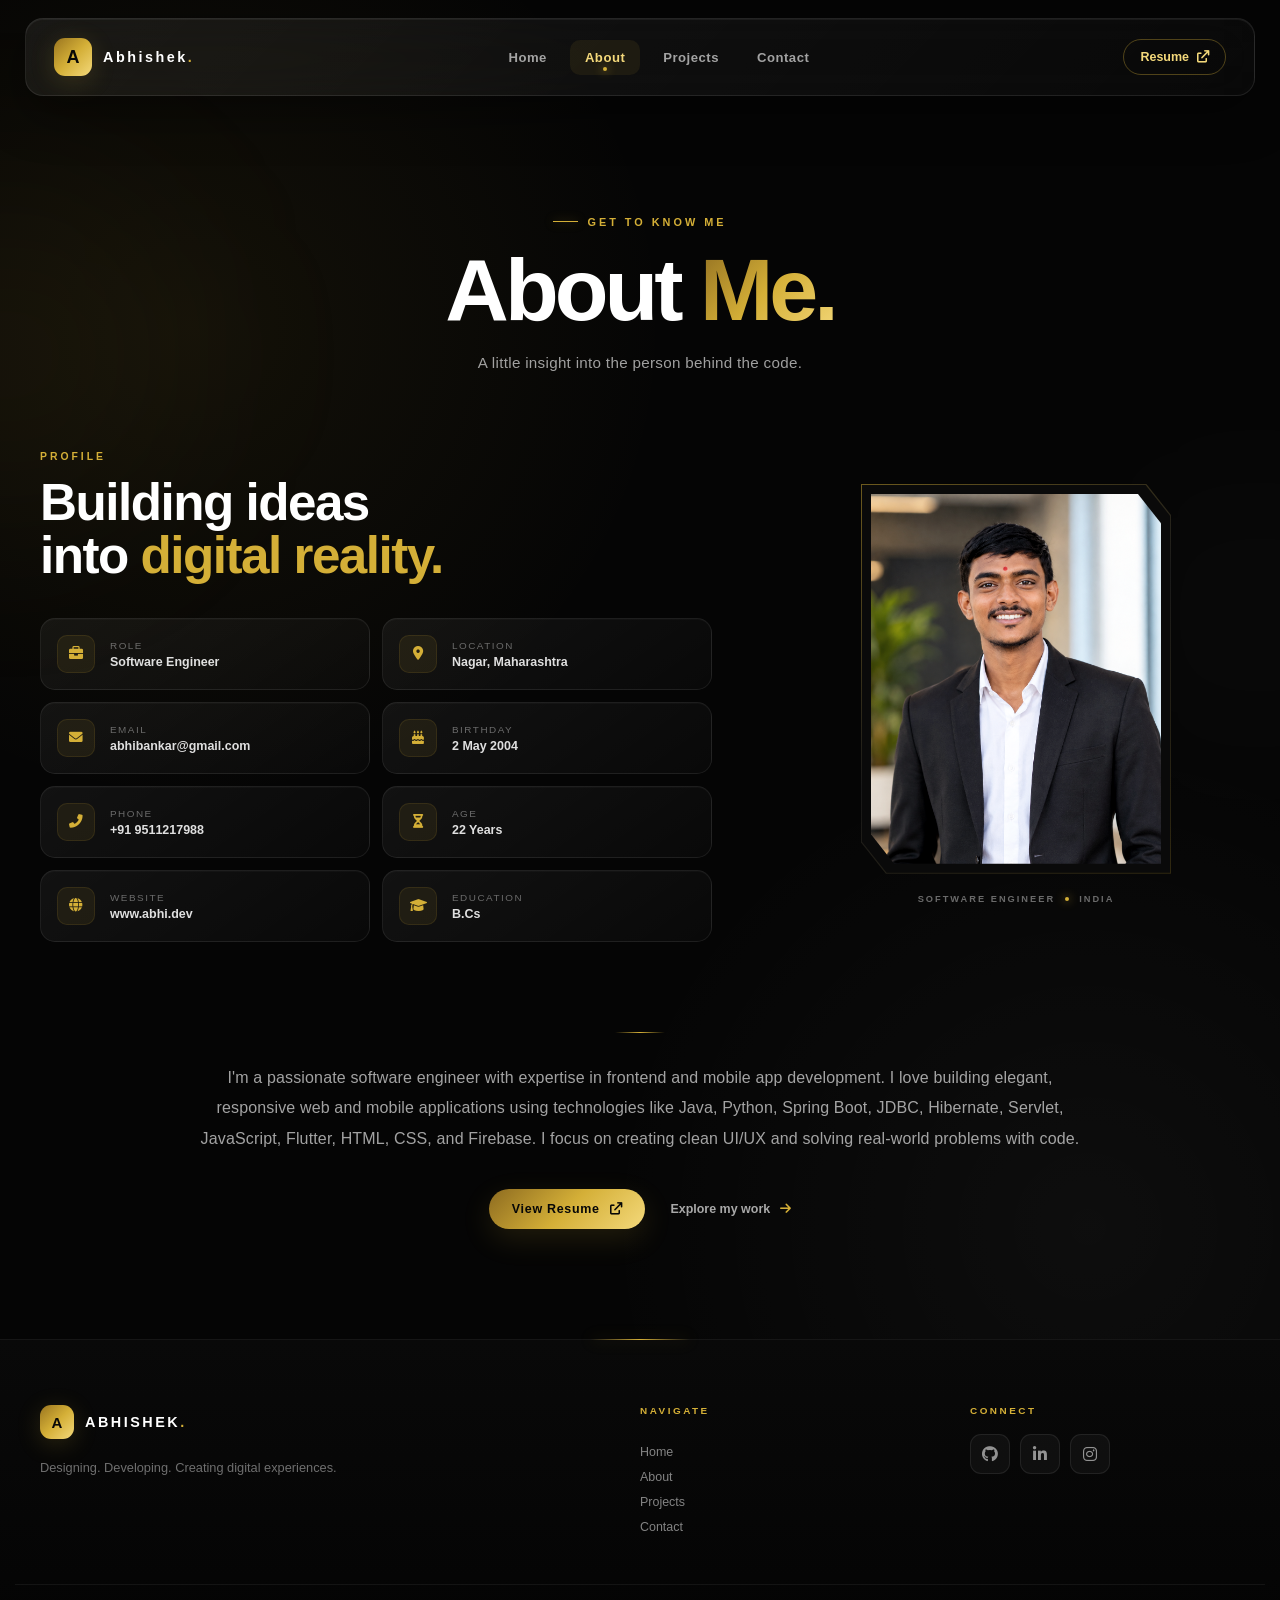
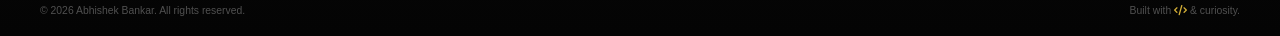
<file: about.html>
<!DOCTYPE html>
<html lang="en">
<head>
  <meta charset="UTF-8" />
  <meta name="viewport" content="width=device-width, initial-scale=1.0"/>

  <title>About Me | Abhishek Bankar</title>

  <link rel="stylesheet" href="about.css" />

  <!-- Font Awesome -->
  <link
    rel="stylesheet"
    href="https://cdnjs.cloudflare.com/ajax/libs/font-awesome/6.0.0-beta3/css/all.min.css"
  />
</head>

<body>

  <!-- =========================
       PREMIUM NAVBAR
       ========================= -->

  <header class="header">

    <div class="nav-container">

      <a href="index.html" class="brand">
        <span class="brand-mark">A</span>
        <span class="brand-name">Abhishek<span>.</span></span>
      </a>

      <nav class="nav-links">
        <a href="index.html">Home</a>

        <a href="about.html" class="active">About</a>

        <a href="projects.html">Projects</a>

        <a href="contact.html">Contact</a>
      </nav>

      <a href="resume.pdf" target="_blank" class="nav-resume">
        Resume
        <i class="fas fa-arrow-up-right-from-square"></i>
      </a>

    </div>

  </header>


  <!-- =========================
       BACKGROUND EFFECTS
       ========================= -->

  <div class="ambient ambient-one"></div>
  <div class="ambient ambient-two"></div>


  <!-- =========================
       ABOUT SECTION
       ========================= -->

  <main>

    <section class="about-section">

      <!-- Section Heading -->

      <div class="section-heading">

        <span class="eyebrow">
          <span></span>
          GET TO KNOW ME
        </span>

        <h1>
          About <span>Me.</span>
        </h1>

        <p>
          A little insight into the person behind the code.
        </p>

      </div>


      <!-- Main About Container -->

      <div class="about-container">


        <!-- =========================
             INFORMATION
             ========================= -->

        <div class="about-info">

          <div class="info-header">

            <span class="small-label">
              PROFILE
            </span>

            <h2>
              Building ideas<br>
              into <span>digital reality.</span>
            </h2>

          </div>


          <ul class="info-list">

            <li>
              <i class="fas fa-briefcase"></i>
              <div>
                <small>Role</small>
                <strong>Software Engineer</strong>
              </div>
            </li>

            <li>
              <i class="fas fa-map-marker-alt"></i>
              <div>
                <small>Location</small>
                <strong>Nagar, Maharashtra</strong>
              </div>
            </li>

            <li>
              <i class="fas fa-envelope"></i>
              <div>
                <small>Email</small>
                <strong>abhibankar@gmail.com</strong>
              </div>
            </li>

            <li>
              <i class="fas fa-birthday-cake"></i>
              <div>
                <small>Birthday</small>
                <strong>2 May 2004</strong>
              </div>
            </li>

            <li>
              <i class="fas fa-phone-alt"></i>
              <div>
                <small>Phone</small>
                <strong>+91 9511217988</strong>
              </div>
            </li>

            <li>
              <i class="fas fa-hourglass-half"></i>
              <div>
                <small>Age</small>
                <strong>22 Years</strong>
              </div>
            </li>

            <li>
              <i class="fas fa-globe"></i>
              <div>
                <small>Website</small>
                <strong>www.abhi.dev</strong>
              </div>
            </li>

            <li>
              <i class="fas fa-graduation-cap"></i>
              <div>
                <small>Education</small>
                <strong>B.Cs</strong>
              </div>
            </li>

          </ul>

        </div>


        <!-- =========================
             PROFILE IMAGE
             ========================= -->

        <div class="about-image">

          <div class="image-frame">

            <div class="image-corner corner-top"></div>
            <div class="image-corner corner-bottom"></div>

            <img
              src="images/abhi.png"
              alt="Abhishek Bankar"
            />

          </div>

          <div class="image-caption">
            <span>SOFTWARE ENGINEER</span>
            <span class="caption-dot"></span>
            <span>INDIA</span>
          </div>

        </div>

      </div>


      <!-- =========================
           DESCRIPTION
           ========================= -->

      <div class="about-description">

        <div class="description-line"></div>

        <p>
          I'm a passionate software engineer with expertise in frontend and
          mobile app development. I love building elegant, responsive web
          and mobile applications using technologies like Java, Python,
          Spring Boot, JDBC, Hibernate, Servlet, JavaScript, Flutter, HTML,
          CSS, and Firebase. I focus on creating clean UI/UX and solving
          real-world problems with code.
        </p>

        <div class="description-actions">

          <a
            href="resume.pdf"
            target="_blank"
            class="resume-buttons"
          >
            <span>View Resume</span>
            <i class="fas fa-arrow-up-right-from-square"></i>
          </a>

          <a
            href="projects.html"
            class="explore-link"
          >
            Explore my work
            <i class="fas fa-arrow-right"></i>
          </a>

        </div>

      </div>

    </section>

  </main>


  <!-- =========================
       PREMIUM FOOTER
       ========================= -->

  <footer class="footer">

    <div class="footer-container">

      <div class="footer-brand">

        <a href="index.html" class="brand footer-logo">
          <span class="brand-mark">A</span>
          <span class="brand-name">
            ABHISHEK<span>.</span>
          </span>
        </a>

        <p>
          Designing. Developing. Creating digital experiences.
        </p>

      </div>


      <div class="footer-navigation">

        <span class="footer-label">NAVIGATE</span>

        <a href="index.html">Home</a>
        <a href="about.html">About</a>
        <a href="projects.html">Projects</a>
        <a href="contact.html">Contact</a>

      </div>


      <div class="footer-social">

        <span class="footer-label">CONNECT</span>

        <div class="social-links">

          <a href="#" aria-label="GitHub">
            <i class="fab fa-github"></i>
          </a>

          <a href="https://www.linkedin.com/in/abhi-bankar-5b20b2387/" aria-label="LinkedIn">
            <i class="fab fa-linkedin-in"></i>
          </a>

          <a href="#" aria-label="Instagram">
            <i class="fab fa-instagram"></i>
          </a>

        </div>

      </div>

    </div>


    <div class="footer-bottom">

      <span>
        © 2026 Abhishek Bankar. All rights reserved.
      </span>

      <span>
        Built with <i class="fas fa-code"></i> &amp; curiosity.
      </span>

    </div>

  </footer>


</body>
</html>
</file>
<file: about.css>
/* =========================================================
   PREMIUM FUTURISTIC ABOUT PAGE
   Black + Gold + Glass + Luxury
   ========================================================= */


/* =========================
   GLOBAL RESET
   ========================= */

* {
  margin: 0;
  padding: 0;
  box-sizing: border-box;
}

html {
  scroll-behavior: smooth;
}

body {
  font-family: "Segoe UI", Arial, sans-serif;

  background:
    radial-gradient(
      circle at 15% 20%,
      rgba(212, 175, 55, 0.07),
      transparent 28%
    ),
    radial-gradient(
      circle at 85% 75%,
      rgba(255, 255, 255, 0.035),
      transparent 30%
    ),
    #050505;

  color: #ffffff;

  overflow-x: hidden;
}


/* =========================
   VARIABLES
   ========================= */

:root {
  --gold: #d4af37;
  --gold-light: #f4d97b;
  --gold-dark: #8d6b20;

  --white: #ffffff;
  --muted: rgba(255, 255, 255, 0.62);

  --glass: rgba(255, 255, 255, 0.035);
  --glass-border: rgba(255, 255, 255, 0.08);

  --black: #050505;
}


/* =========================
   SELECTION
   ========================= */

::selection {
  background: var(--gold);
  color: #050505;
}


/* =========================
   SCROLLBAR
   ========================= */

::-webkit-scrollbar {
  width: 7px;
}

::-webkit-scrollbar-track {
  background: #050505;
}

::-webkit-scrollbar-thumb {
  background: linear-gradient(
    180deg,
    var(--gold-dark),
    var(--gold),
    var(--gold-light)
  );

  border-radius: 20px;
}


/* =========================================================
   NAVBAR
   ========================================================= */

.header {
  position: sticky;

  top: 18px;

  width: calc(100% - 50px);

  max-width: 1250px;

  margin: 0 auto;

  z-index: 1000;

  background:
    linear-gradient(
      135deg,
      rgba(255, 255, 255, 0.065),
      rgba(255, 255, 255, 0.018)
    );

  border: 1px solid rgba(255, 255, 255, 0.09);

  border-radius: 18px;

  backdrop-filter: blur(25px);
  -webkit-backdrop-filter: blur(25px);

  box-shadow:
    0 15px 50px rgba(0, 0, 0, 0.45),
    inset 0 1px 0 rgba(255, 255, 255, 0.06);
}


/* Navigation container */

.nav-container {
  min-height: 76px;

  padding: 0 28px;

  display: flex;

  align-items: center;

  justify-content: space-between;

  gap: 30px;
}


/* =========================
   BRAND
   ========================= */

.brand {
  display: flex;

  align-items: center;

  gap: 11px;

  text-decoration: none;
}


.brand-mark {
  width: 38px;
  height: 38px;

  display: flex;

  align-items: center;
  justify-content: center;

  border-radius: 11px;

  background:
    linear-gradient(
      135deg,
      #9a751f,
      var(--gold),
      var(--gold-light)
    );

  color: #080808;

  font-size: 18px;

  font-weight: 800;

  box-shadow:
    0 5px 25px rgba(212, 175, 55, 0.18);
}


.brand-name {
  color: #ffffff;

  font-size: 0.9rem;

  font-weight: 700;

  letter-spacing: 2.5px;
}


.brand-name span {
  color: var(--gold);
}


/* =========================
   NAV LINKS
   ========================= */

.nav-links {
  display: flex;

  align-items: center;

  gap: 8px;
}


.nav-links a {
  position: relative;

  padding: 10px 15px;

  color: rgba(255, 255, 255, 0.62);

  text-decoration: none;

  font-size: 0.82rem;

  font-weight: 600;

  letter-spacing: 0.5px;

  border-radius: 10px;

  transition:
    color 0.3s ease,
    background 0.3s ease;
}


.nav-links a:hover {
  color: #ffffff;

  background: rgba(255, 255, 255, 0.04);
}


/* Active link */

.nav-links a.active {
  color: var(--gold-light);

  background: rgba(212, 175, 55, 0.08);
}


.nav-links a.active::after {
  content: "";

  position: absolute;

  width: 4px;
  height: 4px;

  border-radius: 50%;

  background: var(--gold);

  bottom: 4px;

  left: 50%;

  transform: translateX(-50%);

  box-shadow:
    0 0 10px var(--gold);
}


/* =========================
   NAV RESUME
   ========================= */

.nav-resume {
  display: flex;

  align-items: center;

  gap: 8px;

  padding: 10px 16px;

  border: 1px solid rgba(212, 175, 55, 0.35);

  border-radius: 50px;

  text-decoration: none;

  color: var(--gold-light);

  font-size: 0.78rem;

  font-weight: 700;

  transition: 0.3s ease;
}


.nav-resume:hover {
  color: #050505;

  background: var(--gold-light);

  border-color: var(--gold-light);

  transform: translateY(-2px);
}


/* =========================================================
   AMBIENT BACKGROUND
   ========================================================= */

.ambient {
  position: fixed;

  border-radius: 50%;

  pointer-events: none;

  z-index: -1;

  filter: blur(100px);
}


.ambient-one {
  width: 350px;
  height: 350px;

  top: 20%;

  left: -170px;

  background: rgba(212, 175, 55, 0.05);
}


.ambient-two {
  width: 300px;
  height: 300px;

  right: -130px;

  bottom: 15%;

  background: rgba(255, 255, 255, 0.025);
}


/* =========================================================
   ABOUT SECTION
   ========================================================= */

.about-section {
  position: relative;

  max-width: 1250px;

  margin: 0 auto;

  padding:
    130px 25px
    110px;
}


/* =========================================================
   SECTION HEADING
   ========================================================= */

.section-heading {
  margin-bottom: 75px;

  text-align: center;
}


.eyebrow {
  display: inline-flex;

  align-items: center;

  gap: 9px;

  color: var(--gold);

  font-size: 0.68rem;

  font-weight: 700;

  letter-spacing: 3px;

  margin-bottom: 18px;
}


.eyebrow span {
  width: 25px;
  height: 1px;

  background: var(--gold);

  box-shadow:
    0 0 10px rgba(212, 175, 55, 0.5);
}


.section-heading h1 {
  font-size: clamp(3rem, 7vw, 5.5rem);

  line-height: 1;

  letter-spacing: -4px;

  font-weight: 700;

  color: #ffffff;
}


.section-heading h1 span {
  background:
    linear-gradient(
      135deg,
      var(--gold-dark),
      var(--gold),
      var(--gold-light)
    );

  -webkit-background-clip: text;
  background-clip: text;

  -webkit-text-fill-color: transparent;
}


.section-heading p {
  margin-top: 20px;

  color: var(--muted);

  font-size: 0.95rem;

  letter-spacing: 0.3px;
}


/* =========================================================
   MAIN ABOUT CONTAINER
   ========================================================= */

.about-container {
  display: grid;

  grid-template-columns:
    minmax(0, 1.2fr)
    minmax(300px, 0.8fr);

  align-items: center;

  gap: 80px;

  margin-bottom: 90px;
}


/* =========================================================
   INFORMATION
   ========================================================= */

.about-info {
  min-width: 0;
}


.info-header {
  margin-bottom: 35px;
}


.small-label {
  color: var(--gold);

  font-size: 0.65rem;

  letter-spacing: 3px;

  font-weight: 700;
}


.info-header h2 {
  margin-top: 12px;

  font-size: clamp(2rem, 4vw, 3.2rem);

  line-height: 1.05;

  letter-spacing: -1.5px;
}


.info-header h2 span {
  color: var(--gold);
}


/* =========================================================
   INFO GRID
   ========================================================= */

.info-list {
  display: grid;

  grid-template-columns:
    repeat(2, minmax(0, 1fr));

  gap: 12px;

  list-style: none;
}


.info-list li {
  min-width: 0;

  display: flex;

  align-items: center;

  gap: 15px;

  padding: 16px;

  border-radius: 15px;

  background:
    linear-gradient(
      145deg,
      rgba(255, 255, 255, 0.055),
      rgba(255, 255, 255, 0.018)
    );

  border: 1px solid var(--glass-border);

  box-shadow:
    inset 0 1px 0 rgba(255, 255, 255, 0.025);

  transition:
    transform 0.3s ease,
    border-color 0.3s ease,
    background 0.3s ease;
}


.info-list li:hover {
  transform: translateY(-4px);

  border-color:
    rgba(212, 175, 55, 0.35);

  background:
    linear-gradient(
      145deg,
      rgba(212, 175, 55, 0.075),
      rgba(255, 255, 255, 0.018)
    );
}


.info-list li i {
  flex-shrink: 0;

  width: 38px;
  height: 38px;

  display: flex;

  align-items: center;
  justify-content: center;

  border-radius: 10px;

  background:
    rgba(212, 175, 55, 0.08);

  color: var(--gold);

  font-size: 0.85rem;

  border: 1px solid rgba(212, 175, 55, 0.12);
}


.info-list li div {
  min-width: 0;

  display: flex;

  flex-direction: column;

  gap: 4px;
}


.info-list small {
  color: rgba(255, 255, 255, 0.38);

  font-size: 0.62rem;

  text-transform: uppercase;

  letter-spacing: 1.5px;
}


.info-list strong {
  color: rgba(255, 255, 255, 0.87);

  font-size: 0.78rem;

  font-weight: 600;

  overflow-wrap: anywhere;
}


/* =========================================================
   IMAGE
   ========================================================= */

.about-image {
  display: flex;

  flex-direction: column;

  align-items: center;

  justify-content: center;
}


/* Main image frame */

.image-frame {
  position: relative;

  width: 310px;
  height: 390px;

  padding: 10px;

  background:
    linear-gradient(
      145deg,
      rgba(212, 175, 55, 0.5),
      rgba(255, 255, 255, 0.08),
      rgba(212, 175, 55, 0.2)
    );

  clip-path: polygon(
    0 0,
    92% 0,
    100% 8%,
    100% 100%,
    8% 100%,
    0 92%
  );

  box-shadow:
    0 30px 100px rgba(0, 0, 0, 0.6);
}


.image-frame::before {
  content: "";

  position: absolute;

  inset: 1px;

  background: #0a0a0a;

  clip-path: polygon(
    0 0,
    92% 0,
    100% 8%,
    100% 100%,
    8% 100%,
    0 92%
  );

  z-index: 0;
}


.image-frame img {
  position: relative;

  z-index: 1;

  width: 100%;
  height: 100%;

  object-fit: cover;

  display: block;

  filter:
    contrast(1.03)
    saturate(0.9);

  clip-path: polygon(
    0 0,
    92% 0,
    100% 8%,
    100% 100%,
    8% 100%,
    0 92%
  );
}


/* =========================================================
   IMAGE CORNERS
   ========================================================= */

.image-corner {
  position: absolute;

  width: 35px;
  height: 35px;

  border-color: var(--gold);

  z-index: 5;

  pointer-events: none;
}


.corner-top {
  top: -7px;
  left: -7px;

  border-top: 2px solid var(--gold);
  border-left: 2px solid var(--gold);
}


.corner-bottom {
  bottom: -7px;
  right: -7px;

  border-right: 2px solid var(--gold);
  border-bottom: 2px solid var(--gold);
}


/* =========================================================
   IMAGE CAPTION
   ========================================================= */

.image-caption {
  margin-top: 20px;

  display: flex;

  align-items: center;

  gap: 10px;

  color: rgba(255, 255, 255, 0.4);

  font-size: 0.58rem;

  letter-spacing: 2px;

  font-weight: 600;
}


.caption-dot {
  width: 4px;
  height: 4px;

  border-radius: 50%;

  background: var(--gold);

  box-shadow:
    0 0 10px var(--gold);
}


/* =========================================================
   DESCRIPTION
   ========================================================= */

.about-description {
  max-width: 900px;

  margin: 0 auto;

  text-align: center;
}


.description-line {
  width: 50px;
  height: 1px;

  margin: 0 auto 30px;

  background:
    linear-gradient(
      90deg,
      transparent,
      var(--gold),
      transparent
    );
}


.about-description p {
  color: rgba(255, 255, 255, 0.63);

  font-size: 1rem;

  line-height: 1.9;

  letter-spacing: 0.15px;
}


/* =========================================================
   DESCRIPTION ACTIONS
   ========================================================= */

.description-actions {
  margin-top: 35px;

  display: flex;

  align-items: center;

  justify-content: center;

  gap: 25px;

  flex-wrap: wrap;
}


/* Resume */

.resume-buttons {
  display: inline-flex;

  align-items: center;

  gap: 10px;

  padding: 13px 23px;

  border-radius: 50px;

  text-decoration: none;

  color: #070707;

  background:
    linear-gradient(
      135deg,
      var(--gold-dark),
      var(--gold),
      var(--gold-light)
    );

  font-size: 0.78rem;

  font-weight: 700;

  letter-spacing: 0.7px;

  box-shadow:
    0 10px 30px rgba(212, 175, 55, 0.14);

  transition: 0.3s ease;
}


.resume-buttons:hover {
  transform: translateY(-3px);

  box-shadow:
    0 15px 40px rgba(212, 175, 55, 0.25);
}


/* Explore */

.explore-link {
  display: inline-flex;

  align-items: center;

  gap: 10px;

  color: rgba(255, 255, 255, 0.65);

  text-decoration: none;

  font-size: 0.78rem;

  font-weight: 600;

  transition: 0.3s ease;
}


.explore-link i {
  color: var(--gold);

  transition: transform 0.3s ease;
}


.explore-link:hover {
  color: #ffffff;
}


.explore-link:hover i {
  transform: translateX(5px);
}


/* =========================================================
   FOOTER
   ========================================================= */

.footer {
  position: relative;

  border-top:
    1px solid rgba(255, 255, 255, 0.07);

  background:
    linear-gradient(
      180deg,
      #090909,
      #040404
    );
}


/* Gold top line */

.footer::before {
  content: "";

  position: absolute;

  top: -1px;

  left: 50%;

  transform: translateX(-50%);

  width: 100px;

  height: 1px;

  background:
    linear-gradient(
      90deg,
      transparent,
      var(--gold),
      transparent
    );

  box-shadow:
    0 0 15px rgba(212, 175, 55, 0.4);
}


.footer-container {
  max-width: 1250px;

  margin: 0 auto;

  padding: 65px 25px 50px;

  display: grid;

  grid-template-columns: 2fr 1fr 1fr;

  gap: 60px;
}


/* Footer brand */

.footer-brand p {
  max-width: 300px;

  margin-top: 18px;

  color: rgba(255, 255, 255, 0.42);

  font-size: 0.8rem;

  line-height: 1.7;
}


.footer-logo .brand-mark {
  width: 34px;
  height: 34px;

  font-size: 15px;
}


/* Footer labels */

.footer-label {
  display: block;

  margin-bottom: 18px;

  color: var(--gold);

  font-size: 0.62rem;

  letter-spacing: 2.5px;

  font-weight: 700;
}


/* Footer nav */

.footer-navigation {
  display: flex;

  flex-direction: column;

  align-items: flex-start;

  gap: 11px;
}


.footer-navigation a {
  color: rgba(255, 255, 255, 0.5);

  text-decoration: none;

  font-size: 0.78rem;

  transition: 0.3s ease;
}


.footer-navigation a:hover {
  color: var(--gold-light);

  transform: translateX(4px);
}


/* Social */

.social-links {
  display: flex;

  gap: 10px;
}


.social-links a {
  width: 40px;
  height: 40px;

  display: flex;

  align-items: center;
  justify-content: center;

  border-radius: 11px;

  color: rgba(255, 255, 255, 0.55);

  background:
    rgba(255, 255, 255, 0.035);

  border:
    1px solid rgba(255, 255, 255, 0.08);

  text-decoration: none;

  transition: 0.3s ease;
}


.social-links a:hover {
  color: #050505;

  background: var(--gold);

  border-color: var(--gold);

  transform: translateY(-4px);
}


/* =========================================================
   FOOTER BOTTOM
   ========================================================= */

.footer-bottom {
  max-width: 1250px;

  margin: 0 auto;

  padding: 20px 25px;

  border-top:
    1px solid rgba(255, 255, 255, 0.06);

  display: flex;

  justify-content: space-between;

  gap: 20px;

  color: rgba(255, 255, 255, 0.3);

  font-size: 0.65rem;
}


.footer-bottom i {
  color: var(--gold);
}


/* =========================================================
   RESPONSIVE
   ========================================================= */

@media (max-width: 900px) {

  .header {
    width: calc(100% - 30px);
  }


  .nav-container {
    padding: 0 18px;
  }


  .nav-links {
    gap: 0;
  }


  .nav-links a {
    padding: 9px 10px;
  }


  .nav-resume {
    display: none;
  }


  .about-section {
    padding-top: 100px;
  }


  .about-container {
    grid-template-columns: 1fr;

    gap: 60px;
  }


  .about-image {
    order: -1;
  }


  .info-header {
    text-align: center;
  }


  .footer-container {
    grid-template-columns: 1fr 1fr;
  }


  .footer-brand {
    grid-column: 1 / -1;
  }
}


/* =========================================================
   TABLET / MOBILE
   ========================================================= */

@media (max-width: 650px) {

  .header {
    top: 10px;

    width: calc(100% - 20px);

    border-radius: 15px;
  }


  .nav-container {
    min-height: 65px;

    padding: 0 14px;
  }


  .brand-name {
    display: none;
  }


  .brand-mark {
    width: 35px;
    height: 35px;
  }


  .nav-links a {
    font-size: 0.7rem;

    padding: 8px 7px;
  }


  .about-section {
    padding:
      85px 18px
      80px;
  }


  .section-heading {
    margin-bottom: 55px;
  }


  .section-heading h1 {
    font-size: 3.4rem;

    letter-spacing: -2.5px;
  }


  .section-heading p {
    font-size: 0.85rem;
  }


  .info-list {
    grid-template-columns: 1fr;
  }


  .info-header h2 {
    font-size: 2.2rem;
  }


  .image-frame {
    width: 260px;
    height: 330px;
  }


  .about-description p {
    font-size: 0.9rem;

    line-height: 1.8;
  }


  .description-actions {
    flex-direction: column;

    gap: 20px;
  }


  .footer-container {
    grid-template-columns: 1fr;

    gap: 40px;

    padding-top: 50px;
  }


  .footer-brand {
    grid-column: auto;
  }


  .footer-bottom {
    flex-direction: column;

    text-align: center;

    align-items: center;

    line-height: 1.6;
  }
}


/* =========================================================
   SMALL PHONES
   ========================================================= */

@media (max-width: 400px) {

  .nav-links a {
    font-size: 0.62rem;

    padding: 7px 5px;
  }


  .section-heading h1 {
    font-size: 2.8rem;
  }


  .image-frame {
    width: 230px;
    height: 295px;
  }


  .info-list li {
    padding: 13px;
  }
}
</file>
